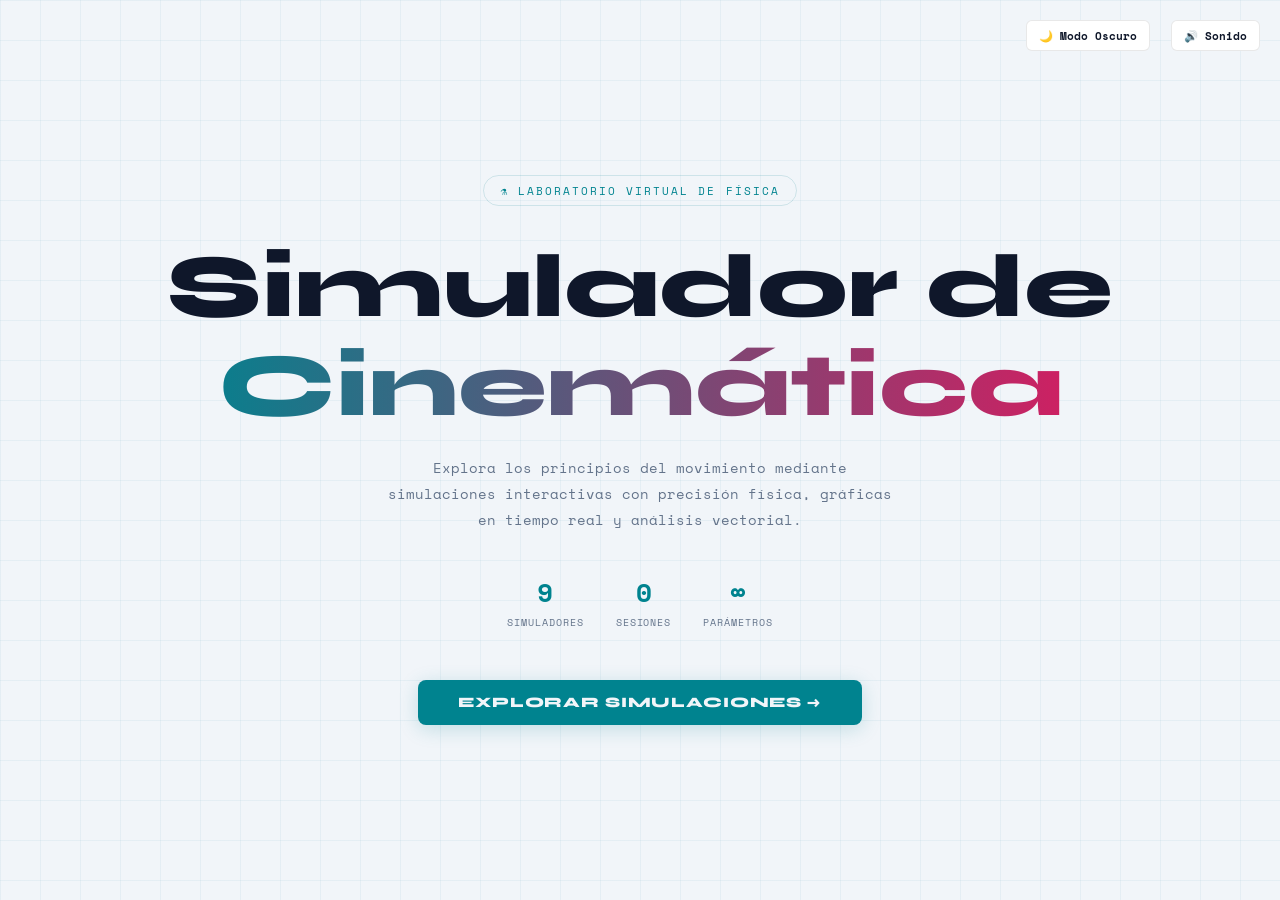
<file: index.html>
<!DOCTYPE html>
<html lang="es">
<head>
  <link rel="icon" type="image/svg+xml" href="favicon.svg">
  <link rel="icon" type="image/png" href="favicon.png">
<meta charset="UTF-8">
<meta name="viewport" content="width=device-width, initial-scale=1.0">
<title>Simulador de Física — Cinemática Interactiva</title>
<meta name="description" content="Laboratorio virtual de física: simuladores interactivos de cinemática con p5.js y Chart.js para estudiantes universitarios.">

<script>
  (function() {
    const saved = localStorage.getItem('fisica_sim_theme');
    const theme = saved || (window.matchMedia && window.matchMedia('(prefers-color-scheme: light)').matches ? 'light' : 'dark');
    document.documentElement.setAttribute('data-theme', theme);
  })();
</script>

<link rel="preconnect" href="https://fonts.googleapis.com">
<link href="https://fonts.googleapis.com/css2?family=Space+Mono:wght@400;700&family=Syne:wght@400;600;800&display=swap" rel="stylesheet">
<script src="assets/js/theme.js"></script>

<style>
:root{
  --bg:#05070f; --surface:#0d1120; --border:rgba(255,255,255,0.08);
  --accent1:#00e5ff; --accent2:#ff3c6e; --accent3:#a3ff6b; --accent4:#ffd166;
  --accent5:#b57bee; --accent6:#ff9f43;
  --text:#e8ecf8; --muted:#7a85a0; --card:rgba(255,255,255,0.04);
  --glow1:0 0 30px rgba(0,229,255,0.25); --glow2:0 0 30px rgba(255,60,110,0.25);
  --glow3:0 0 30px rgba(163,255,107,0.25); --glow4:0 0 30px rgba(255,209,102,0.25);
  --glow5:0 0 30px rgba(181,123,238,0.25); --glow6:0 0 30px rgba(255,159,67,0.25);
  
  /* Default active theme variables for cursor compatibility */
  --theme-accent: var(--accent1);
  --theme-accent-alpha: rgba(0, 229, 255, 0.08);
  --theme-accent-alpha-hover: rgba(0, 229, 255, 0.15);
  --theme-glow: var(--glow1);
}

[data-theme="light"] {
  --bg:#f1f5f9; --surface:#ffffff; --border:rgba(0,0,0,0.09);
  --accent1:#00838f; --accent2:#d81b60; --accent3:#2e7d32; --accent4:#b45309;
  --accent5:#6d28d9; --accent6:#c2410c;
  --text:#0f172a; --muted:#64748b; --card:rgba(0,0,0,0.03);
  --glow1:0 4px 20px rgba(0,131,143,0.2); --glow2:0 4px 20px rgba(216,27,96,0.2);
  --glow3:0 4px 20px rgba(46,125,50,0.2); --glow4:0 4px 20px rgba(180,83,9,0.2);
  --glow5:0 4px 20px rgba(109,40,217,0.2); --glow6:0 4px 20px rgba(194,65,12,0.2);

  --theme-accent: var(--accent1);
  --theme-accent-alpha: rgba(0, 131, 143, 0.08);
  --theme-accent-alpha-hover: rgba(0, 131, 143, 0.15);
  --theme-glow: var(--glow1);
}

*{margin:0;padding:0;box-sizing:border-box;}

body{
  background:var(--bg); color:var(--text);
  font-family:'Syne',sans-serif; overflow-x:hidden;
  transition: background-color 0.25s ease, color 0.25s ease;
}

body::before{
  content:''; position:fixed; inset:0;
  background-image:
    linear-gradient(rgba(0,229,255,0.03) 1px, transparent 1px),
    linear-gradient(90deg,rgba(0,229,255,0.03) 1px, transparent 1px);
  background-size:40px 40px; pointer-events:none; z-index:0;
  animation: scroll-grid 20s linear infinite;
}
[data-theme="light"] body::before{
  background-image:
    linear-gradient(rgba(0,114,150,0.05) 1px, transparent 1px),
    linear-gradient(90deg,rgba(0,114,150,0.05) 1px, transparent 1px);
}

@keyframes scroll-grid {
  from { background-position: 0 0; }
  to { background-position: 40px 40px; }
}

/* ── SCREENS ── */
.screen{ display:none; min-height:100vh; padding:40px 20px; position:relative; z-index:1; }
.screen.active{
  display:flex; flex-direction:column; align-items:center; justify-content:center;
  animation: screen-intro 0.6s cubic-bezier(0.16, 1, 0.3, 1) forwards;
}

@keyframes screen-intro {
  from { opacity:0; transform:translateY(24px) scale(0.97); }
  to   { opacity:1; transform:translateY(0) scale(1); }
}

/* ── WELCOME ── */
.welcome-badge{
  font-family:'Space Mono',monospace; font-size:0.7rem; letter-spacing:0.18em;
  text-transform:uppercase; color:var(--accent1); border:1px solid var(--theme-accent-alpha-hover);
  padding:6px 16px; border-radius:100px; margin-bottom:32px;
  animation:pulse-border 3s ease-in-out infinite;
}
@keyframes pulse-border{
  0%,100%{box-shadow:0 0 0 0 var(--theme-accent-alpha);}
  50%{box-shadow:0 0 18px 4px var(--theme-accent-alpha);}
}

.welcome-title{ font-size:clamp(2.8rem,7vw,6rem); font-weight:800; text-align:center; line-height:1.1; }
.welcome-title .line2{
  display:block;
  background:linear-gradient(90deg, var(--accent1), var(--accent2), var(--accent5), var(--accent1));
  background-size: 300% 100%;
  animation: gradient-shift 6s ease infinite;
  -webkit-background-clip:text; -webkit-text-fill-color:transparent;
}

@keyframes gradient-shift {
  0% { background-position: 0% 50%; }
  50% { background-position: 100% 50%; }
  100% { background-position: 0% 50%; }
}

.welcome-subtitle{
  font-family:'Space Mono',monospace; font-size:0.9rem; color:var(--muted);
  margin-top:20px; max-width:520px; text-align:center; line-height:1.8;
}

.welcome-stats{
  display:flex; gap:32px; margin-top:40px; flex-wrap:wrap; justify-content:center;
}
.stat-item{ text-align:center; }
.stat-num{
  font-family:'Space Mono',monospace; font-size:1.6rem; font-weight:700;
  color:var(--accent1); display:block;
}
.stat-label{ font-family:'Space Mono',monospace; font-size:0.62rem; color:var(--muted); letter-spacing:0.1em; text-transform:uppercase; margin-top:4px; }

.btn-primary{
  margin-top:50px; background:var(--accent1); color:var(--bg); font-family:'Syne',sans-serif;
  font-weight:800; padding:14px 40px; border:none; border-radius:8px; cursor:pointer;
  text-transform:uppercase; font-size:0.9rem; letter-spacing:0.06em;
  box-shadow:var(--glow1); transition:0.25s;
}
.btn-primary:hover{ transform:translateY(-3px); box-shadow:0 0 50px rgba(0,229,255,0.4); }

/* ── MENU ── */
#screen-menu{ justify-content:flex-start; padding-top:80px; }

.btn-back-top{
  align-self:flex-start; margin-bottom:40px;
  background:transparent; border:1px solid var(--border); color:var(--text);
  padding:8px 18px; border-radius:8px; font-family:'Space Mono',monospace;
  font-size:0.75rem; cursor:pointer; transition:0.2s;
}
.btn-back-top:hover{ background:var(--card); border-color:rgba(255,255,255,0.2); }

.menu-header h1{ font-size:2.5rem; font-weight:800; }
.menu-header p{ font-family:'Space Mono',monospace; color:var(--muted); margin-top:10px; font-size:0.8rem; }

/* section divider */
.section-label{
  align-self:flex-start; width:100%; max-width:1100px;
  font-family:'Space Mono',monospace; font-size:0.65rem; letter-spacing:0.18em;
  text-transform:uppercase; color:var(--muted);
  margin-top:40px; margin-bottom:14px;
  padding-bottom:8px; border-bottom:1px solid var(--border);
}
.section-label span{ color:var(--accent1); }

.sim-cards{
  display:grid;
  grid-template-columns:repeat(auto-fill,minmax(260px,1fr));
  gap:18px; max-width:1100px; width:100%;
}

.sim-card{
  text-decoration:none; color:inherit;
  background:var(--card); border:1px solid var(--border);
  border-radius:16px; padding:28px 24px; transition:0.25s;
  position:relative; overflow:hidden;
}
.sim-card::before{
  content:''; position:absolute; inset:0; opacity:0;
  transition:opacity 0.3s;
}
.sim-card:hover{ transform:translateY(-8px); }

/* Staggered card animations when screen is active */
#screen-menu.active #existing-cards .sim-card {
  animation: card-intro 0.6s cubic-bezier(0.16, 1, 0.3, 1) both;
}
#screen-menu.active #existing-cards .sim-card:nth-child(1) { animation-delay: 0.05s; }
#screen-menu.active #existing-cards .sim-card:nth-child(2) { animation-delay: 0.1s; }
#screen-menu.active #existing-cards .sim-card:nth-child(3) { animation-delay: 0.15s; }
#screen-menu.active #existing-cards .sim-card:nth-child(4) { animation-delay: 0.2s; }

#screen-menu.active #new-cards .sim-card {
  animation: card-intro 0.6s cubic-bezier(0.16, 1, 0.3, 1) both;
}
#screen-menu.active #new-cards .sim-card:nth-child(1) { animation-delay: 0.25s; }
#screen-menu.active #new-cards .sim-card:nth-child(2) { animation-delay: 0.3s; }
#screen-menu.active #new-cards .sim-card:nth-child(3) { animation-delay: 0.35s; }
#screen-menu.active #new-cards .sim-card:nth-child(4) { animation-delay: 0.4s; }
#screen-menu.active #new-cards .sim-card:nth-child(5) { animation-delay: 0.45s; }

@keyframes card-intro {
  from { opacity: 0; transform: translateY(32px) scale(0.96); }
  to   { opacity: 1; transform: translateY(0) scale(1); }
}

/* Custom micro-animations on card hover */
.sim-card .card-icon {
  display: inline-block;
  transition: transform 0.3s cubic-bezier(0.16, 1, 0.3, 1);
}

/* 1. MRU + MCU (c1): Spin wheel */
.sim-card.c1:hover .card-icon {
  animation: spin-wheel 2s linear infinite;
}
@keyframes spin-wheel {
  0% { transform: rotate(0deg); }
  100% { transform: rotate(360deg); }
}

/* 2. MUA (c2): Launch rocket */
.sim-card.c2:hover .card-icon {
  animation: bounce-rocket 0.6s ease infinite alternate;
}
@keyframes bounce-rocket {
  0% { transform: translate(0, 0) scale(1); }
  100% { transform: translate(6px, -6px) scale(1.1); }
}

/* 3. MUA + Fricción (c3): Slide box */
.sim-card.c3:hover .card-icon {
  animation: slide-box 0.8s ease infinite alternate;
}
@keyframes slide-box {
  0% { transform: translateX(-6px); }
  100% { transform: translateX(6px); }
}

/* 4. Movimiento Variado (c4): Float integral */
.sim-card.c4:hover .card-icon {
  animation: float-integral 1.2s ease-in-out infinite alternate;
}
@keyframes float-integral {
  0% { transform: translateY(-4px) scale(1); }
  100% { transform: translateY(4px) scale(1.08); }
}

/* 5. Proyectil (c5): Pulse target */
.sim-card.c5:hover .card-icon {
  animation: pulse-target 0.6s ease infinite alternate;
}
@keyframes pulse-target {
  0% { transform: scale(1); filter: drop-shadow(0 0 0px var(--accent2)); }
  100% { transform: scale(1.25); filter: drop-shadow(0 0 10px var(--accent2)); }
}

/* 6. Plano Inclinado (c6): Slide down ramp */
.sim-card.c6:hover .card-icon {
  animation: slide-plane 0.8s ease infinite alternate;
}
@keyframes slide-plane {
  0% { transform: translate(0, 0); }
  100% { transform: translate(6px, 6px); }
}

/* 7. Péndulo Simple (c1n): Swing pendulum */
.sim-card.c1n:hover .card-icon {
  animation: swing-pendulum 1.4s ease-in-out infinite alternate;
  transform-origin: top center;
}
@keyframes swing-pendulum {
  0% { transform: rotate(-25deg); }
  100% { transform: rotate(25deg); }
}

/* 8. Máquina de Atwood (c2n): Tilt balance */
.sim-card.c2n:hover .card-icon {
  animation: tilt-balance 1s ease-in-out infinite alternate;
}
@keyframes tilt-balance {
  0% { transform: rotate(-10deg); }
  100% { transform: rotate(10deg); }
}

/* 9. Caja sobre Vehículo (c3n): Drive truck */
.sim-card.c3n:hover .card-icon {
  animation: drive-truck 0.8s ease-in-out infinite alternate;
}
@keyframes drive-truck {
  0% { transform: translateX(0); }
  100% { transform: translateX(8px); }
}

/* accent hover per class */
.sim-card.c1:hover{border-color:var(--accent1);box-shadow:var(--glow1);}
.sim-card.c2:hover{border-color:var(--accent2);box-shadow:var(--glow2);}
.sim-card.c3:hover{border-color:var(--accent3);box-shadow:var(--glow3);}
.sim-card.c4:hover{border-color:var(--accent4);box-shadow:var(--glow4);}
.sim-card.c5:hover{border-color:var(--accent5);box-shadow:var(--glow5);}
.sim-card.c6:hover{border-color:var(--accent6);box-shadow:var(--glow6);}
.sim-card.c1n:hover{border-color:var(--accent1);box-shadow:var(--glow1);}
.sim-card.c2n:hover{border-color:var(--accent2);box-shadow:var(--glow2);}
.sim-card.c3n:hover{border-color:var(--accent3);box-shadow:var(--glow3);}

.card-tag{
  font-family:'Space Mono',monospace; font-size:0.62rem;
  letter-spacing:0.15em; text-transform:uppercase; margin-bottom:12px;
}
.c1 .card-tag{color:var(--accent1);} .c2 .card-tag{color:var(--accent2);}
.c3 .card-tag{color:var(--accent3);} .c4 .card-tag{color:var(--accent4);}
.c5 .card-tag{color:var(--accent5);} .c6 .card-tag{color:var(--accent6);}
.c1n .card-tag{color:var(--accent1);} .c2n .card-tag{color:var(--accent2);}
.c3n .card-tag{color:var(--accent3);}

.card-icon{ font-size:1.8rem; margin-bottom:10px; display:block; }

.card-title{ font-size:1.15rem; font-weight:700; margin-bottom:8px; }

.card-desc{
  font-family:'Space Mono',monospace; font-size:0.72rem;
  color:var(--muted); line-height:1.7;
}

.card-badge-new{
  position:absolute; top:14px; right:14px;
  background:rgba(46,125,50,0.12); color:var(--accent3);
  border:1px solid rgba(46,125,50,0.3);
  font-family:'Space Mono',monospace; font-size:0.58rem;
  letter-spacing:0.1em; text-transform:uppercase;
  padding:2px 8px; border-radius:20px;
}

/* ── HISTORIAL ── */
.historial-section{
  width:100%; max-width:1100px; margin-top:48px;
  border-top:1px solid var(--border); padding-top:28px;
}
.historial-title{
  font-family:'Space Mono',monospace; font-size:0.65rem;
  letter-spacing:0.18em; text-transform:uppercase; color:var(--muted);
  margin-bottom:16px;
}
.historial-list{
  display:flex; flex-direction:column; gap:8px;
}
.hist-item{
  display:flex; justify-content:space-between; align-items:center;
  background:var(--card); border:1px solid var(--border);
  border-radius:8px; padding:10px 16px;
  text-decoration:none; color:var(--text);
  transition:0.2s;
}
.hist-item:hover{ background:var(--card-hover); border-color:var(--border-strong); }
.hist-name{
  font-family:'Space Mono',monospace; font-size:0.75rem; font-weight:700; color:var(--accent1);
}
.hist-time{
  font-family:'Space Mono',monospace; font-size:0.65rem; color:var(--muted);
}
.hist-empty{
  font-family:'Space Mono',monospace; font-size:0.72rem; color:var(--muted);
  padding:10px 0;
}

.btn-clear-hist{
  margin-top:10px; background:transparent; border:1px solid var(--border);
  color:var(--muted); font-family:'Space Mono',monospace; font-size:0.65rem;
  padding:5px 14px; border-radius:6px; cursor:pointer; transition:0.2s;
}
.btn-clear-hist:hover{ color:var(--accent2); border-color:var(--accent2); }

/* ── Responsive ── */

/* Tablet */
@media(max-width: 768px) {
  .welcome-title { font-size: clamp(2rem, 10vw, 3.5rem); }
  .welcome-stats { gap: 20px; flex-wrap: wrap; justify-content: center; }
  .stat-num { font-size: 1.3rem; }

  .menu-header h1 { font-size: clamp(1.4rem, 6vw, 2rem); }
  .sim-cards { grid-template-columns: repeat(auto-fill, minmax(200px, 1fr)); gap: 12px; padding: 0 12px; }
  
  .btn-back-top { font-size: 11px; padding: 6px 14px; }

  /* Mute button on mobile */
  .btn-mute {
    top: 12px !important;
    right: 12px !important;
    font-size: 0.65rem !important;
    padding: 5px 10px !important;
  }
}

/* Mobile */
@media(max-width: 480px) {
  .welcome-stats { gap: 16px; }
  .welcome-subtitle { font-size: 0.82rem; padding: 0 8px; }
  .sim-cards { grid-template-columns: 1fr; padding: 0 8px; gap: 10px; }

  .sim-card { padding: 18px 16px; }
  .card-icon { font-size: 1.8rem; }
  .card-title { font-size: 1rem; }
  .card-desc { font-size: 0.78rem; }

  .section-label { font-size: 0.6rem; padding: 0 8px; }
  .menu-header { padding: 0 8px; }

  /* History section */
  .historial-section { padding: 16px 8px 0; }
  .hist-item { padding: 8px 12px; }
  .hist-name { font-size: 0.7rem; }
  .hist-time { font-size: 0.58rem; }

  /* Stat numbers */
  .stat-num { font-size: 1.2rem; }
  .stat-label { font-size: 0.65rem; }

  /* Welcome button */
  .btn-primary { padding: 12px 28px; font-size: 0.85rem; }
}


.btn-theme, .btn-mute {
  position: absolute;
  top: 20px;
  background: var(--surface);
  border: 1px solid var(--border);
  color: var(--text);
  padding: 6px 12px;
  border-radius: 6px;
  cursor: pointer;
  font-family: 'Space Mono', monospace;
  font-size: 0.7rem;
  font-weight: 700;
  transition: 0.2s;
  z-index: 100;
}
.btn-mute { right: 20px; }
.btn-theme { right: 130px; }
.btn-theme:hover, .btn-mute:hover {
  background: var(--theme-accent-alpha-hover);
  border-color: var(--theme-accent);
  color: var(--text);
  box-shadow: var(--theme-glow);
}

@media(max-width: 768px) {
  .btn-mute { top: 12px !important; right: 12px !important; font-size: 0.65rem !important; padding: 5px 8px !important; }
  .btn-theme { top: 12px !important; right: 90px !important; font-size: 0.65rem !important; padding: 5px 8px !important; }
}
</style>
</head>
<body>

<!-- TOP CONTROLS -->
<button class="btn-theme" onclick="ThemeManager.toggle()" id="btnTheme">☀️ Modo Claro</button>
<button class="btn-mute" onclick="SFX.toggleMute()">🔊 Sonido</button>

<!-- WELCOME -->
<section id="screen-welcome" class="screen active">
  <div class="welcome-badge">⚗ Laboratorio Virtual de Física</div>

  <h1 class="welcome-title">
    Simulador de
    <span class="line2">Cinemática</span>
  </h1>

  <p class="welcome-subtitle">
    Explora los principios del movimiento mediante simulaciones interactivas
    con precisión física, gráficas en tiempo real y análisis vectorial.
  </p>

  <div class="welcome-stats">
    <div class="stat-item">
      <span class="stat-num" id="statSims">9</span>
      <span class="stat-label">Simuladores</span>
    </div>
    <div class="stat-item">
      <span class="stat-num" id="statSessions">0</span>
      <span class="stat-label">Sesiones</span>
    </div>
    <div class="stat-item">
      <span class="stat-num">∞</span>
      <span class="stat-label">Parámetros</span>
    </div>
  </div>

  <button class="btn-primary" onclick="showMenu()">
    Explorar simulaciones →
  </button>
</section>

<!-- MENU -->
<section id="screen-menu" class="screen">

  <button class="btn-back-top" onclick="showWelcome()">← Volver</button>

  <div class="menu-header">
    <h1>Elige tu simulación</h1>
    <p>// Selecciona el tipo de movimiento que deseas analizar</p>
  </div>

  <!-- EXISTENTES -->
  <div class="section-label">// <span>01</span> — Simuladores existentes</div>
  <div class="sim-cards" id="existing-cards">

    <a href="simulators/mru+mcu_simulacion.html" class="sim-card c1" onclick="registrarHistorial('MRU + MCU', 'simulators/mru+mcu_simulacion.html')">
      <span class="card-icon">↔ ↺</span>
      <div class="card-tag">MRU + MCU</div>
      <div class="card-title">Rectilíneo y Circular</div>
      <p class="card-desc">Transición de movimiento lineal a circular uniforme con análisis de velocidades.</p>
    </a>

    <a href="simulators/mua_simulacion.html" class="sim-card c2" onclick="registrarHistorial('MUA', 'simulators/mua_simulacion.html')">
      <span class="card-icon">🚀</span>
      <div class="card-tag">MUA</div>
      <div class="card-title">Uniformemente Acelerado</div>
      <p class="card-desc">Aceleración constante, gráficas x(t) y v(t), vectores de fuerza en tiempo real.</p>
    </a>

    <a href="simulators/mua_friccion.html" class="sim-card c3" onclick="registrarHistorial('MUA + Fricción', 'simulators/mua_friccion.html')">
      <span class="card-icon">📦</span>
      <div class="card-tag">MUA + Fricción</div>
      <div class="card-title">Con Fricción Cinética</div>
      <p class="card-desc">Masa, coeficiente de rozamiento cinético y vectores de fuerza simultáneos.</p>
    </a>

    <a href="simulators/movimiento_variado.html" class="sim-card c4" onclick="registrarHistorial('Movimiento Variado', 'simulators/movimiento_variado.html')">
      <span class="card-icon">∫</span>
      <div class="card-tag">MV</div>
      <div class="card-title">Movimiento Variado</div>
      <p class="card-desc">Aceleración dependiente del tiempo con cálculo simbólico integrado.</p>
    </a>

  </div>

  <!-- NUEVOS -->
  <div class="section-label">// <span>02</span> — Nuevos simuladores</div>
  <div class="sim-cards" id="new-cards">

    <a href="simulators/tiro_parabolico.html" class="sim-card c5" onclick="registrarHistorial('Tiro Parabólico', 'simulators/tiro_parabolico.html')">
      <span class="card-icon">🎯</span>
      <div class="card-tag">PROYECTIL</div>
      <div class="card-title">Tiro Parabólico</div>
      <p class="card-desc">Velocidad inicial y ángulo ajustables. Trayectoria, alcance, altura máxima, vectores Vx/Vy.</p>
      <span class="card-badge-new">nuevo</span>
    </a>

    <a href="simulators/plano_inclinado.html" class="sim-card c6" onclick="registrarHistorial('Plano Inclinado', 'simulators/plano_inclinado.html')">
      <span class="card-icon">📐</span>
      <div class="card-tag">PLANO INCLINADO</div>
      <div class="card-title">Plano Inclinado</div>
      <p class="card-desc">Caja sobre rampa con ángulo ajustable. Vectores Peso, Normal, Fricción y F. neta en tiempo real.</p>
      <span class="card-badge-new">nuevo</span>
    </a>

    <a href="simulators/pendulo_simple.html" class="sim-card c1n" onclick="registrarHistorial('Péndulo Simple', 'simulators/pendulo_simple.html')">
      <span class="card-icon">⏱</span>
      <div class="card-tag">PÉNDULO</div>
      <div class="card-title">Péndulo Simple</div>
      <p class="card-desc">Longitud y ángulo inicial. Periodo teórico vs. simulado. Gráfica θ(t) con integración RK4.</p>
      <span class="card-badge-new">nuevo</span>
    </a>

    <a href="simulators/atwood.html" class="sim-card c2n" onclick="registrarHistorial('Máquina de Atwood', 'simulators/atwood.html')">
      <span class="card-icon">⚖️</span>
      <div class="card-tag">ATWOOD</div>
      <div class="card-title">Máquina de Atwood</div>
      <p class="card-desc">Dos masas en polea. Aceleración y tensión calculadas analíticamente. Animación del movimiento.</p>
      <span class="card-badge-new">nuevo</span>
    </a>

    <a href="simulators/caja_vehiculo.html" class="sim-card c3n" onclick="registrarHistorial('Caja sobre Vehículo', 'simulators/caja_vehiculo.html')">
      <span class="card-icon">🚚</span>
      <div class="card-tag">DINÁMICA</div>
      <div class="card-title">Caja sobre Vehículo</div>
      <p class="card-desc">Camión con aceleración/frenado. La caja desliza si la fricción estática máxima es superada.</p>
      <span class="card-badge-new">nuevo</span>
    </a>

  </div>

  <!-- HISTORIAL -->
  <div class="historial-section" id="historialSection">
    <div class="historial-title">// Últimas sesiones</div>
    <div class="historial-list" id="historialList">
      <div class="hist-empty">Sin sesiones registradas aún.</div>
    </div>
    <button class="btn-clear-hist" onclick="limpiarHistorial()">✕ Limpiar historial</button>
  </div>

</section>

<script>
// ── Historial ─────────────────────────────────────────────────────
const HIST_KEY = 'simHistorial_v2';
const MAX_HIST = 5;

function getHistorial() {
  try { return JSON.parse(localStorage.getItem(HIST_KEY)) || []; }
  catch { return []; }
}

function registrarHistorial(nombre, url) {
  const hist = getHistorial().filter(h => h.nombre !== nombre);
  hist.unshift({ nombre, url, ts: Date.now() });
  const limitado = hist.slice(0, MAX_HIST);
  localStorage.setItem(HIST_KEY, JSON.stringify(limitado));
  // increment session counter
  const cnt = parseInt(localStorage.getItem('simSessions_v2') || '0') + 1;
  localStorage.setItem('simSessions_v2', cnt);
}

function renderHistorial() {
  const lista = document.getElementById('historialList');
  const hist  = getHistorial();
  if (!hist.length) {
    lista.innerHTML = '<div class="hist-empty">Sin sesiones registradas aún.</div>';
    return;
  }
  lista.innerHTML = hist.map(h => {
    const d = new Date(h.ts);
    const ts = `${d.toLocaleDateString('es')} ${d.toLocaleTimeString('es',{hour:'2-digit',minute:'2-digit'})}`;
    return `<a href="${h.url}" class="hist-item">
      <span class="hist-name">← ${h.nombre}</span>
      <span class="hist-time">${ts}</span>
    </a>`;
  }).join('');
}

function limpiarHistorial() {
  localStorage.removeItem(HIST_KEY);
  renderHistorial();
}

// ── Screen transitions ────────────────────────────────────────────
function showMenu() {
  document.getElementById('screen-welcome').classList.remove('active');
  document.getElementById('screen-menu').classList.add('active');
  window.location.hash = 'menu';
  renderHistorial();

  const cnt = parseInt(localStorage.getItem('simSessions_v2') || '0');
  document.getElementById('statSessions').textContent = cnt;
}

function showWelcome() {
  document.getElementById('screen-menu').classList.remove('active');
  document.getElementById('screen-welcome').classList.add('active');
  window.location.hash = '';
}

// ── Init ─────────────────────────────────────────────────────────
(function init() {
  const cnt = parseInt(localStorage.getItem('simSessions_v2') || '0');
  document.getElementById('statSessions').textContent = cnt;

  if (window.location.hash === '#menu') showMenu();
})();
</script>
<script src="assets/js/audio.js?v=6"></script>
<script src="assets/js/cursor.js"></script>
</body>
</html>
</file>
